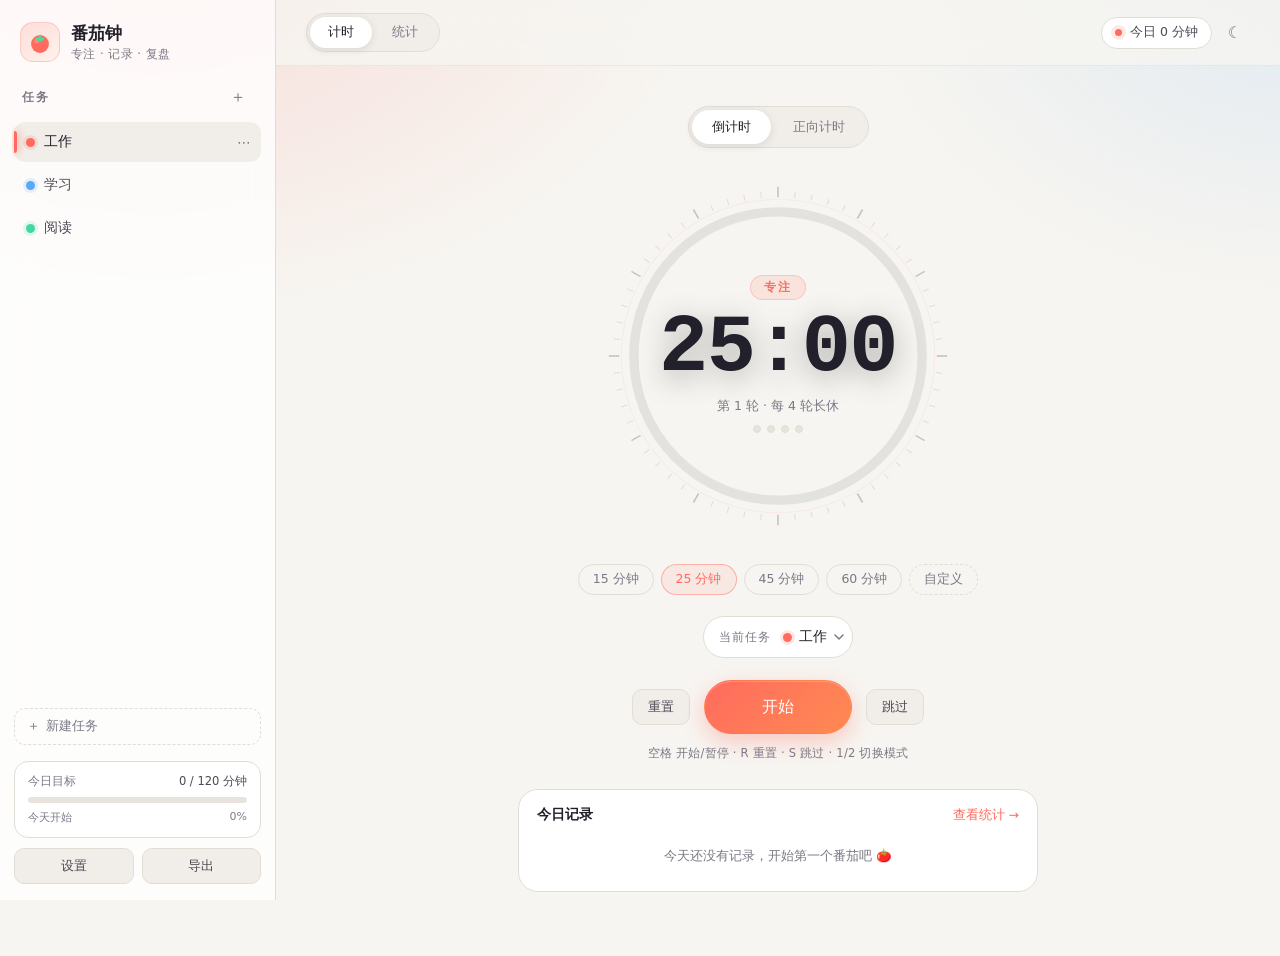
<file: pomodoro/index.html>
<!doctype html>
<html lang="zh-CN" data-theme="dark">
<head>
  <meta charset="utf-8" />
  <meta name="viewport" content="width=device-width, initial-scale=1" />
  <meta name="color-scheme" content="dark light" />
  <title>番茄钟 · 专注计时</title>
  <link rel="icon" href="data:image/svg+xml,<svg xmlns='http://www.w3.org/2000/svg' viewBox='0 0 64 64'><circle cx='32' cy='37' r='22' fill='%23ff6b5e'/><path d='M32 15c2 5 6 8 11 7-1 5-6 9-11 9s-10-4-11-9c5 1 9-2 11-7z' fill='%234ade9b'/></svg>" />
  <link rel="stylesheet" href="styles.css" />
</head>
<body>
  <div class="app" id="app">
    <div class="scrim" id="scrim" hidden></div>

    <!-- ============ 侧栏 ============ -->
    <aside class="sidebar" id="sidebar">
      <div class="brand">
        <div class="brand-mark" aria-hidden="true">
          <svg viewBox="0 0 64 64">
            <circle cx="32" cy="37" r="22" fill="#ff6b5e" />
            <circle cx="24" cy="30" r="6" fill="#fff" opacity=".2" />
            <path d="M32 15c2 5 6 8 11 7-1 5-6 9-11 9s-10-4-11-9c5 1 9-2 11-7z" fill="#4ade9b" />
            <path d="M32 21v-6" stroke="#4ade9b" stroke-width="3" stroke-linecap="round" />
          </svg>
        </div>
        <div class="brand-text">
          <h1>番茄钟</h1>
          <p>专注 · 记录 · 复盘</p>
        </div>
        <button class="icon-btn only-mobile" id="closeSidebar" aria-label="关闭侧栏">✕</button>
      </div>

      <div class="side-block">
        <div class="side-head">
          <span>任务</span>
          <button class="icon-btn" id="addTaskBtn" title="新建任务" aria-label="新建任务">＋</button>
        </div>
        <ul class="task-list" id="taskList"></ul>
        <button class="add-task" id="newTaskBtn"><span>＋</span> 新建任务</button>
      </div>

      <div class="side-foot">
        <div class="goal-card">
          <div class="goal-top"><span>今日目标</span><span id="goalText">0 / 120 分钟</span></div>
          <div class="goal-bar"><i id="goalBar"></i></div>
          <div class="goal-meta"><span id="streakText">连续 0 天</span><span id="goalPct">0%</span></div>
        </div>
        <div class="side-actions">
          <button class="btn btn-soft" id="settingsBtn">设置</button>
          <button class="btn btn-soft" id="exportBtn">导出</button>
        </div>
      </div>
    </aside>

    <!-- ============ 主区域 ============ -->
    <div class="main">
      <header class="topbar">
        <button class="icon-btn only-mobile" id="menuBtn" aria-label="打开侧栏">☰</button>
        <div class="seg seg-tabs" id="viewTabs" role="tablist" aria-label="视图">
          <button class="tab is-active" data-view="timer" role="tab" aria-selected="true">计时</button>
          <button class="tab" data-view="stats" role="tab" aria-selected="false">统计</button>
        </div>
        <div class="topbar-right">
          <div class="today-chip" id="todayChip">
            <span class="pulse-dot" aria-hidden="true"></span>
            <span id="todayChipText">今日 0 分钟</span>
          </div>
          <button class="icon-btn" id="themeBtn" title="切换主题" aria-label="切换主题">☾</button>
        </div>
      </header>

      <main class="views">
        <!-- ---------- 计时 ---------- -->
        <section class="view is-active" id="viewTimer" role="tabpanel" aria-label="计时">
          <div class="timer-shell">
            <div class="seg seg-lg" id="timingSeg" role="group" aria-label="计时方式">
              <button data-timing="countdown" class="is-active">倒计时</button>
              <button data-timing="countup">正向计时</button>
            </div>

            <div class="dial-wrap phase-focus" id="dialWrap">
              <svg class="dial" viewBox="0 0 360 360" aria-hidden="true">
                <circle class="dial-halo" cx="180" cy="180" r="150" />
                <g id="dialTicks"></g>
                <circle class="dial-track" cx="180" cy="180" r="138" />
                <circle class="dial-progress" id="dialProgress" cx="180" cy="180" r="138" role="progressbar" aria-label="计时进度" aria-valuemin="0" aria-valuemax="100" aria-valuenow="0" />
              </svg>
              <div class="dial-center">
                <div class="phase-pill" id="phasePill">专注</div>
                <div class="clock" id="clock" role="timer" aria-live="off">25:00</div>
                <div class="clock-sub" id="clockSub">第 1 轮 · 每 4 轮长休</div>
                <div class="round-dots" id="roundDots" aria-label="番茄轮次"></div>
              </div>
            </div>

            <div class="preset-row" id="presets"></div>

            <div class="task-line">
              <span class="task-line-label">当前任务</span>
              <div class="select-wrap">
                <span class="dot" id="currentTaskDot"></span>
                <span class="select-value" id="taskSelectValue">工作</span>
                <svg class="select-caret" viewBox="0 0 10 6" aria-hidden="true"><path d="M1 1l4 4 4-4" /></svg>
                <select id="taskSelect" aria-label="选择任务"></select>
              </div>
            </div>

            <div class="controls">
              <button class="btn btn-ghost" id="resetBtn" title="重置（R）">重置</button>
              <button class="btn btn-primary btn-xl" id="toggleBtn" title="开始 / 暂停（空格）">开始</button>
              <button class="btn btn-ghost" id="skipBtn" title="跳过（S）">跳过</button>
            </div>
            <div class="hint">空格 开始/暂停 · R 重置 · S 跳过 · 1/2 切换模式</div>

            <div class="recent-card">
              <div class="card-head">
                <h3>今日记录</h3>
                <button class="link-btn" data-goto-stats>查看统计 →</button>
              </div>
              <ul class="recent-list" id="recentList"></ul>
            </div>
          </div>
        </section>

        <!-- ---------- 统计 ---------- -->
        <section class="view" id="viewStats" role="tabpanel" aria-label="统计">
          <div class="stats-wrap">
            <div class="stats-head">
              <div>
                <h2>专注统计</h2>
                <p class="muted small" id="rangeLabel"></p>
              </div>
              <div class="seg" id="rangeSeg" role="group" aria-label="时间范围">
                <button data-range="today">今日</button>
                <button data-range="week" class="is-active">本周</button>
                <button data-range="month">本月</button>
                <button data-range="all">全部</button>
              </div>
            </div>

            <div id="statsEmpty"></div>
            <div class="kpis" id="kpis"></div>

            <div class="stats-grid">
              <section class="card">
                <div class="card-head">
                  <h3>近 14 天专注</h3>
                  <span class="legend-inline"><i class="legend-line"></i>每日目标</span>
                </div>
                <div class="chart" id="barChart"></div>
              </section>

              <section class="card">
                <div class="card-head"><h3>任务分布</h3></div>
                <div class="chart" id="donutChart"></div>
              </section>

              <section class="card span-2">
                <div class="card-head">
                  <h3>高效时段</h3>
                  <span class="muted small">近 4 周 · 工作日 × 小时的平均专注</span>
                </div>
                <div class="chart" id="heatmap"></div>
              </section>

              <section class="card span-2">
                <div class="card-head"><h3>洞察</h3></div>
                <div class="insights" id="insights"></div>
              </section>

              <section class="card span-2">
                <div class="card-head">
                  <h3>记录明细</h3>
                  <div class="card-actions">
                    <div class="select-wrap select-sm">
                      <span class="select-value" id="recFilterValue">全部任务</span>
                      <svg class="select-caret" viewBox="0 0 10 6" aria-hidden="true"><path d="M1 1l4 4 4-4" /></svg>
                      <select id="recFilter" aria-label="按任务筛选">
                        <option value="all">全部任务</option>
                      </select>
                    </div>
                    <button class="btn btn-soft btn-xs" id="exportCsvBtn">导出 CSV</button>
                  </div>
                </div>
                <ul class="rec-list" id="recList"></ul>
              </section>
            </div>
          </div>
        </section>
      </main>
    </div>
  </div>

  <!-- ============ 设置弹窗 ============ -->
  <dialog class="dlg" id="dlgSettings">
    <form method="dialog" class="dlg-body" id="settingsForm">
      <header class="dlg-head">
        <h2>设置</h2>
        <button class="icon-btn" value="cancel" aria-label="关闭">✕</button>
      </header>
      <div class="dlg-scroll">
        <section class="field-group">
          <h3>计时</h3>
          <label class="field"><span>专注时长（分钟）</span><input type="number" id="setFocusMin" min="1" max="180" step="1" /></label>
          <label class="field"><span>短休息（分钟）</span><input type="number" id="setShortMin" min="1" max="60" step="1" /></label>
          <label class="field"><span>长休息（分钟）</span><input type="number" id="setLongMin" min="1" max="120" step="1" /></label>
          <label class="field"><span>每几轮进入长休息</span><input type="number" id="setLongEvery" min="2" max="10" step="1" /></label>
        </section>

        <section class="field-group">
          <h3>目标与提醒</h3>
          <label class="field"><span>每日目标（分钟）</span><input type="number" id="setDailyGoal" min="10" max="960" step="10" /></label>
          <label class="switch"><input type="checkbox" id="setSound" /><span class="track"><i></i></span><span>结束提示音</span></label>
          <label class="switch"><input type="checkbox" id="setNotify" /><span class="track"><i></i></span><span>系统通知</span></label>
          <label class="switch"><input type="checkbox" id="setAutoBreak" /><span class="track"><i></i></span><span>专注结束后自动开始休息</span></label>
          <label class="switch"><input type="checkbox" id="setAutoFocus" /><span class="track"><i></i></span><span>休息结束后自动开始专注</span></label>
        </section>

        <section class="field-group">
          <h3>数据</h3>
          <p class="muted small" id="dataSummary">—</p>
          <div class="btn-row">
            <button type="button" class="btn btn-soft" id="exportJsonBtn">导出 JSON</button>
            <button type="button" class="btn btn-soft" id="exportCsvBtn2">导出 CSV</button>
            <button type="button" class="btn btn-soft" id="importBtn">导入 JSON</button>
          </div>
          <div class="btn-row">
            <button type="button" class="btn btn-soft danger" id="clearDataBtn">清空全部数据</button>
          </div>
          <input type="file" id="importFile" accept="application/json,.json" hidden />
        </section>
      </div>
      <footer class="dlg-foot">
        <button class="btn btn-ghost" value="cancel">取消</button>
        <button class="btn btn-primary" value="save" id="saveSettingsBtn">保存</button>
      </footer>
    </form>
  </dialog>

  <!-- ============ 任务弹窗 ============ -->
  <dialog class="dlg dlg-sm" id="dlgTask">
    <form method="dialog" class="dlg-body" id="taskForm">
      <header class="dlg-head">
        <h2 id="taskDlgTitle">新建任务</h2>
        <button class="icon-btn" value="cancel" aria-label="关闭">✕</button>
      </header>
      <div class="dlg-scroll">
        <label class="field field-col"><span>任务名称</span><input id="taskName" maxlength="24" placeholder="例如：写论文" autocomplete="off" /></label>
        <div class="field field-col">
          <span>颜色</span>
          <div class="swatches" id="swatches"></div>
        </div>
        <button type="button" class="btn btn-soft danger" id="deleteTaskBtn">删除任务</button>
      </div>
      <footer class="dlg-foot">
        <button class="btn btn-ghost" value="cancel">取消</button>
        <button class="btn btn-primary" value="save">保存</button>
      </footer>
    </form>
  </dialog>

  <!-- ============ 确认弹窗 ============ -->
  <dialog class="dlg dlg-sm" id="dlgConfirm">
    <div class="dlg-body">
      <header class="dlg-head"><h2 id="confirmTitle">确认</h2></header>
      <p class="confirm-msg" id="confirmMsg"></p>
      <footer class="dlg-foot">
        <button class="btn btn-ghost" id="confirmNo">取消</button>
        <button class="btn btn-primary" id="confirmYes">确定</button>
      </footer>
    </div>
  </dialog>

  <div class="toasts" id="toasts" aria-live="polite"></div>
  <span class="sr-only" id="liveRegion" aria-live="polite"></span>

  <script src="app.js"></script>
</body>
</html>
</file>
<file: pomodoro/styles.css>
/* ============================================================
   番茄钟 · 样式
   ============================================================ */

:root {
  --bg: #0a0d14;
  --bg-elev: #0e131e;
  --surface: #131a28;
  --surface-2: #1a2233;
  --surface-3: #222c42;
  --border: #263049;
  --border-soft: rgba(255, 255, 255, 0.06);
  --text: #e9edf7;
  --text-soft: #b9c2d6;
  --muted: #8a94ab;
  --accent: #ff6b5e;
  --accent-2: #ff9f5a;
  --green: #46d7a0;
  --blue: #5aa9f7;
  --purple: #a78bfa;
  --danger: #ff5c5c;
  --ring-track: rgba(255, 255, 255, 0.07);
  --shadow-lg: 0 24px 70px rgba(0, 0, 0, 0.55);
  --shadow-sm: 0 2px 10px rgba(0, 0, 0, 0.25);
  --radius: 20px;
  --radius-sm: 12px;
  --font: -apple-system, BlinkMacSystemFont, "Segoe UI", "Microsoft YaHei", "PingFang SC", system-ui, sans-serif;
  --mono: "SF Mono", ui-monospace, "Cascadia Code", Consolas, "Roboto Mono", monospace;
}

[data-theme="light"] {
  --bg: #f7f5f1;
  --bg-elev: #fffdfa;
  --surface: #ffffff;
  --surface-2: #f1eee9;
  --surface-3: #e8e4dd;
  --border: #e2ddd4;
  --border-soft: rgba(20, 16, 10, 0.06);
  --text: #22202a;
  --text-soft: #4c4a55;
  --muted: #7c7885;
  --ring-track: rgba(20, 16, 10, 0.08);
  --shadow-lg: 0 24px 70px rgba(58, 44, 30, 0.16);
  --shadow-sm: 0 2px 10px rgba(58, 44, 30, 0.08);
}

* { box-sizing: border-box; }

:focus-visible {
  outline: 2px solid var(--accent);
  outline-offset: 2px;
  border-radius: 4px;
}
button:focus:not(:focus-visible) { outline: none; }

html, body { height: 100%; }

body {
  margin: 0;
  font-family: var(--font);
  background: var(--bg);
  color: var(--text);
  -webkit-font-smoothing: antialiased;
  overflow-x: hidden;
}

body::before {
  content: "";
  position: fixed;
  inset: 0;
  z-index: -1;
  background:
    radial-gradient(900px 620px at 12% -8%, rgba(255, 107, 94, 0.16), transparent 62%),
    radial-gradient(760px 560px at 102% -4%, rgba(90, 169, 247, 0.12), transparent 60%),
    radial-gradient(700px 500px at 50% 110%, rgba(167, 139, 250, 0.08), transparent 60%);
  pointer-events: none;
}

[data-theme="light"] body::before {
  background:
    radial-gradient(900px 620px at 12% -8%, rgba(255, 107, 94, 0.18), transparent 62%),
    radial-gradient(760px 560px at 102% -4%, rgba(90, 169, 247, 0.14), transparent 60%);
}

h1, h2, h3 { margin: 0; font-weight: 650; letter-spacing: -0.01em; }
p { margin: 0; }
ul { margin: 0; padding: 0; list-style: none; }
button { font-family: inherit; }

.sr-only {
  position: absolute; width: 1px; height: 1px; padding: 0; margin: -1px;
  overflow: hidden; clip: rect(0 0 0 0); white-space: nowrap; border: 0;
}

.muted { color: var(--muted); }
.small { font-size: 12.5px; }

/* ------------------------------ 布局 ------------------------------ */
.app {
  display: grid;
  grid-template-columns: 276px minmax(0, 1fr);
  min-height: 100vh;
}

.main { min-width: 0; display: flex; flex-direction: column; }
.views { flex: 1; min-width: 0; }

.view { display: none; }
.view.is-active { display: block; animation: viewIn 0.28s ease both; }

@keyframes viewIn {
  from { opacity: 0; transform: translateY(6px); }
  to { opacity: 1; transform: none; }
}

/* ------------------------------ 侧栏 ------------------------------ */
.sidebar {
  position: sticky;
  top: 0;
  height: 100vh;
  display: flex;
  flex-direction: column;
  gap: 16px;
  padding: 22px 14px 16px;
  background: color-mix(in srgb, var(--bg-elev) 88%, transparent);
  border-right: 1px solid var(--border);
  backdrop-filter: blur(18px);
  z-index: 30;
}

[data-theme="light"] .sidebar { background: color-mix(in srgb, #fff 78%, transparent); }

.brand { display: flex; align-items: center; gap: 11px; padding: 0 6px 4px; }

.brand-mark {
  width: 40px; height: 40px; flex: none;
  display: grid; place-items: center;
  border-radius: 13px;
  background: linear-gradient(145deg, rgba(255, 107, 94, 0.2), rgba(255, 159, 90, 0.08));
  border: 1px solid rgba(255, 107, 94, 0.26);
}
.brand-mark svg { width: 26px; height: 26px; }

.brand-text h1 { font-size: 17px; letter-spacing: 0.01em; }
.brand-text p { font-size: 11.5px; color: var(--muted); margin-top: 2px; letter-spacing: 0.04em; }

.side-block { display: flex; flex-direction: column; gap: 8px; flex: 1; min-height: 0; }

.side-head {
  display: flex; align-items: center; justify-content: space-between;
  padding: 0 8px;
  font-size: 11.5px; font-weight: 600; letter-spacing: 0.14em;
  color: var(--muted); text-transform: uppercase;
}

.icon-btn {
  width: 30px; height: 30px;
  display: inline-grid; place-items: center;
  border: 1px solid transparent;
  border-radius: 9px;
  background: transparent;
  color: var(--muted);
  font-size: 16px; line-height: 1;
  cursor: pointer;
  transition: background 0.16s, color 0.16s, border-color 0.16s;
}
.icon-btn:hover { background: var(--surface-2); color: var(--text); border-color: var(--border); }
.icon-btn:active { transform: scale(0.96); }

.task-list {
  flex: 1;
  min-height: 0;
  overflow-y: auto;
  display: flex;
  flex-direction: column;
  gap: 3px;
  padding: 2px;
  margin: 0 -2px;
}

.task-item {
  position: relative;
  display: flex;
  align-items: center;
  gap: 9px;
  padding: 9px 8px 9px 12px;
  border-radius: 11px;
  cursor: pointer;
  color: var(--text-soft);
  transition: background 0.15s, color 0.15s;
  user-select: none;
}
.task-item:hover { background: var(--surface-2); color: var(--text); }
.task-item.is-active { background: var(--surface-2); color: var(--text); }
.task-item.is-active::before {
  content: "";
  position: absolute; left: 0; top: 9px; bottom: 9px; width: 3px;
  border-radius: 0 3px 3px 0;
  background: var(--c, var(--accent));
  box-shadow: 0 0 10px var(--c, var(--accent));
}

.dot {
  width: 9px; height: 9px; flex: none;
  border-radius: 50%;
  background: var(--c, var(--accent));
  box-shadow: 0 0 0 3px color-mix(in srgb, var(--c, var(--accent)) 16%, transparent);
}

.task-name {
  flex: 1; min-width: 0;
  font-size: 13.5px; font-weight: 500;
  overflow: hidden; text-overflow: ellipsis; white-space: nowrap;
}
.task-meta {
  font-size: 11px; color: var(--muted);
  font-variant-numeric: tabular-nums;
  white-space: nowrap;
}
.task-more {
  width: 22px; height: 22px; flex: none;
  display: grid; place-items: center;
  border: 0; border-radius: 7px;
  background: transparent; color: var(--muted);
  cursor: pointer; opacity: 0; font-size: 14px; line-height: 1;
  transition: opacity 0.14s, background 0.14s;
}
.task-item:hover .task-more, .task-item.is-active .task-more { opacity: 1; }
.task-more:hover { background: var(--surface-3); color: var(--text); }

.add-task {
  display: flex; align-items: center; gap: 6px;
  padding: 9px 12px;
  border: 1px dashed var(--border);
  border-radius: 11px;
  background: transparent;
  color: var(--muted);
  font-size: 12.5px;
  cursor: pointer;
  transition: color 0.15s, border-color 0.15s, background 0.15s;
}
.add-task:hover { color: var(--text); border-color: var(--muted); background: var(--surface-2); }

.side-foot { display: flex; flex-direction: column; gap: 10px; }

.goal-card {
  padding: 12px 13px;
  border-radius: 14px;
  background: var(--surface);
  border: 1px solid var(--border);
}
.goal-top {
  display: flex; justify-content: space-between; align-items: baseline;
  font-size: 11.5px; color: var(--muted);
  margin-bottom: 8px;
}
.goal-top span:last-child { color: var(--text-soft); font-variant-numeric: tabular-nums; }
.goal-bar {
  height: 6px; border-radius: 99px;
  background: var(--surface-3);
  overflow: hidden;
}
.goal-bar i {
  display: block; height: 100%; width: 0%;
  border-radius: 99px;
  background: linear-gradient(90deg, var(--accent), var(--accent-2));
  box-shadow: 0 0 12px rgba(255, 107, 94, 0.65);
  transition: width 0.5s cubic-bezier(0.22, 1, 0.36, 1);
}
.goal-meta {
  display: flex; justify-content: space-between;
  margin-top: 7px;
  font-size: 11px; color: var(--muted);
}

.side-actions { display: grid; grid-template-columns: 1fr 1fr; gap: 8px; }

/* ------------------------------ 按钮 ------------------------------ */
.btn {
  display: inline-flex; align-items: center; justify-content: center; gap: 6px;
  height: 36px; padding: 0 15px;
  border: 1px solid transparent;
  border-radius: 10px;
  font-size: 13px; font-weight: 550;
  cursor: pointer;
  transition: transform 0.12s, background 0.16s, border-color 0.16s, color 0.16s, box-shadow 0.16s;
  white-space: nowrap;
}
.btn:active { transform: translateY(1px); }

.btn-primary {
  background: linear-gradient(135deg, #ff6b5e, #ff8a52);
  color: #fff;
  box-shadow: 0 8px 22px rgba(255, 107, 94, 0.32), inset 0 1px 0 rgba(255, 255, 255, 0.22);
}
.btn-primary:hover { filter: brightness(1.06); box-shadow: 0 10px 28px rgba(255, 107, 94, 0.42), inset 0 1px 0 rgba(255, 255, 255, 0.22); }

.btn-ghost {
  background: var(--surface-2);
  color: var(--text-soft);
  border-color: var(--border);
}
.btn-ghost:hover { background: var(--surface-3); color: var(--text); }

.btn-soft {
  background: var(--surface-2);
  color: var(--text-soft);
  border-color: var(--border);
}
.btn-soft:hover { background: var(--surface-3); color: var(--text); }
.btn-soft.danger { color: #ff8b8b; }
.btn-soft.danger:hover { background: rgba(255, 92, 92, 0.14); border-color: rgba(255, 92, 92, 0.4); }

.btn-xs { height: 28px; padding: 0 10px; font-size: 12px; border-radius: 8px; }

.btn-xl {
  height: 54px;
  min-width: 148px;
  padding: 0 34px;
  font-size: 15.5px;
  border-radius: 999px;
}

.btn:disabled, .btn[disabled] { opacity: 0.45; cursor: not-allowed; transform: none; filter: none; }

.link-btn {
  border: 0; background: none; padding: 0;
  color: var(--accent);
  font-size: 12.5px; cursor: pointer;
}
.link-btn:hover { text-decoration: underline; }

/* ------------------------------ 顶栏 ------------------------------ */
.topbar {
  position: sticky; top: 0; z-index: 20;
  height: 66px;
  padding: 0 clamp(14px, 3vw, 30px);
  display: flex; align-items: center; justify-content: space-between; gap: 14px;
  border-bottom: 1px solid var(--border-soft);
  background: color-mix(in srgb, var(--bg) 78%, transparent);
  backdrop-filter: blur(16px);
}

.topbar-right { display: flex; align-items: center; gap: 8px; }

.today-chip {
  display: flex; align-items: center; gap: 8px;
  height: 32px; padding: 0 13px;
  border-radius: 999px;
  background: var(--surface);
  border: 1px solid var(--border);
  font-size: 12.5px; color: var(--text-soft);
  font-variant-numeric: tabular-nums;
}
.pulse-dot {
  width: 7px; height: 7px; border-radius: 50%;
  background: var(--accent);
  box-shadow: 0 0 0 4px rgba(255, 107, 94, 0.15);
}
.is-live .pulse-dot { animation: pulse 2s ease-in-out infinite; }
@keyframes pulse {
  0%, 100% { box-shadow: 0 0 0 3px rgba(255, 107, 94, 0.18); }
  50% { box-shadow: 0 0 0 7px rgba(255, 107, 94, 0.04); }
}

/* ------------------------------ 分段控件 ------------------------------ */
.seg {
  display: inline-flex;
  gap: 2px;
  padding: 3px;
  border-radius: 999px;
  background: var(--surface-2);
  border: 1px solid var(--border);
}
.seg button {
  border: 0;
  border-radius: 999px;
  padding: 6px 15px;
  background: transparent;
  color: var(--muted);
  font-size: 12.5px; font-weight: 550;
  cursor: pointer;
  transition: background 0.16s, color 0.16s, box-shadow 0.16s;
  white-space: nowrap;
}
.seg button:hover { color: var(--text-soft); }
.seg button.is-active {
  background: var(--surface);
  color: var(--text);
  box-shadow: 0 2px 8px rgba(0, 0, 0, 0.22);
}
[data-theme="light"] .seg button.is-active { box-shadow: 0 2px 8px rgba(58, 44, 30, 0.12); }

.seg-lg button { padding: 8px 20px; font-size: 13px; }
.seg-tabs button { padding: 7px 18px; }

/* ------------------------------ 计时视图 ------------------------------ */
.timer-shell {
  width: min(560px, 100%);
  margin: 0 auto;
  padding: clamp(22px, 4vw, 40px) 20px 64px;
  display: flex;
  flex-direction: column;
  align-items: center;
  gap: 20px;
}

.dial-wrap {
  position: relative;
  width: min(376px, 82vw);
  aspect-ratio: 1;
  display: grid;
  place-items: center;
  --phase: var(--accent);
  --phase-glow: rgba(255, 107, 94, 0.45);
}
.dial-wrap.phase-short { --phase: var(--green); --phase-glow: rgba(70, 215, 160, 0.4); }
.dial-wrap.phase-long { --phase: var(--blue); --phase-glow: rgba(90, 169, 247, 0.4); }

.dial {
  position: absolute; inset: 0;
  width: 100%; height: 100%;
  overflow: visible;
  transform: rotate(-90deg);
}
.dial-halo {
  fill: none;
  stroke: var(--phase);
  stroke-width: 1;
  opacity: 0.07;
}
.dial-track {
  fill: none;
  stroke: var(--ring-track);
  stroke-width: 9;
}
.dial-progress {
  fill: none;
  stroke: var(--phase);
  stroke-width: 9;
  stroke-linecap: round;
  stroke-dasharray: 867.08;
  stroke-dashoffset: 867.08;
  transition: stroke-dashoffset 0.3s linear, stroke 0.4s ease;
  filter: drop-shadow(0 0 9px var(--phase-glow));
}
.dial-wrap.is-running .dial-progress { animation: breathe 3.4s ease-in-out infinite; }
@keyframes breathe {
  0%, 100% { opacity: 1; }
  50% { opacity: 0.68; }
}

.tick { stroke: var(--text); stroke-width: 1; opacity: 0.1; }
.tick.major { stroke-width: 1.6; opacity: 0.22; }

.dial-center {
  position: relative;
  display: flex; flex-direction: column; align-items: center;
  gap: 6px;
  padding-bottom: 4px;
}

.phase-pill {
  height: 25px;
  display: inline-flex; align-items: center;
  padding: 0 13px;
  border-radius: 999px;
  font-size: 11.5px; font-weight: 600; letter-spacing: 0.16em;
  color: var(--phase);
  background: color-mix(in srgb, var(--phase) 13%, transparent);
  border: 1px solid color-mix(in srgb, var(--phase) 26%, transparent);
}

.clock {
  font-family: var(--mono);
  font-size: clamp(52px, 11vw, 82px);
  font-weight: 600;
  line-height: 1.04;
  letter-spacing: -0.02em;
  font-variant-numeric: tabular-nums;
  color: var(--text);
  text-shadow: 0 6px 30px rgba(0, 0, 0, 0.3);
}

.clock-sub {
  font-size: 12.5px;
  color: var(--muted);
  font-variant-numeric: tabular-nums;
}

.round-dots { display: flex; gap: 6px; margin-top: 4px; height: 8px; }
.round-dots i {
  width: 8px; height: 8px; border-radius: 50%;
  background: var(--surface-3);
  border: 1px solid var(--border);
  transition: background 0.3s, box-shadow 0.3s, transform 0.3s;
}
.round-dots i.on {
  background: var(--phase);
  border-color: transparent;
  box-shadow: 0 0 8px var(--phase-glow);
}

.preset-row {
  display: flex; flex-wrap: wrap; justify-content: center; gap: 7px;
  min-height: 32px;
}
.preset {
  height: 31px;
  padding: 0 14px;
  border-radius: 999px;
  border: 1px solid var(--border);
  background: transparent;
  color: var(--muted);
  font-size: 12.5px;
  font-variant-numeric: tabular-nums;
  cursor: pointer;
  transition: all 0.15s;
}
.preset:hover { color: var(--text); border-color: var(--muted); }
.preset.is-active {
  color: var(--accent);
  border-color: rgba(255, 107, 94, 0.45);
  background: rgba(255, 107, 94, 0.09);
}
.preset:disabled { opacity: 0.4; cursor: not-allowed; }
.preset-note {
  height: 31px;
  display: inline-flex; align-items: center;
  font-size: 12px; color: var(--muted);
}
.preset-custom { border-style: dashed; }

.task-line {
  display: flex; align-items: center; gap: 12px;
  padding: 7px 8px 7px 15px;
  border-radius: 999px;
  background: var(--surface);
  border: 1px solid var(--border);
  max-width: 100%;
}
.task-line-label { font-size: 11.5px; color: var(--muted); letter-spacing: 0.08em; white-space: nowrap; }

.select-wrap {
  position: relative;
  display: inline-flex; align-items: center; gap: 7px;
  padding: 4px 0;
  min-height: 26px;
  border-radius: 999px;
}
.select-wrap .select-value {
  font-size: 13.5px; font-weight: 550; color: var(--text);
  max-width: 170px;
  overflow: hidden; text-overflow: ellipsis; white-space: nowrap;
}
/* 原生 select 铺满并透明，保留点击、键盘与手机原生选择器 */
.select-wrap select {
  position: absolute; inset: 0;
  width: 100%; height: 100%;
  appearance: none;
  opacity: 0;
  border: 0;
  background: transparent;
  cursor: pointer;
  font: inherit;
}
.select-wrap select:focus { outline: none; }
.select-caret {
  width: 10px; height: 6px; flex: none;
  color: var(--muted);
  transition: color 0.15s;
}
.select-caret path {
  fill: none;
  stroke: currentColor;
  stroke-width: 1.5;
  stroke-linecap: round;
  stroke-linejoin: round;
}
.select-wrap:hover .select-caret { color: var(--text-soft); }
.select-wrap:focus-within { outline: 2px solid var(--accent); outline-offset: 4px; }
.select-wrap:focus-within .select-caret { color: var(--text); }
.select-sm {
  height: 28px;
  padding: 0 9px;
  gap: 6px;
  border: 1px solid var(--border);
  border-radius: 8px;
  background: var(--surface-2);
}
.select-sm .select-value { font-size: 12px; font-weight: 500; max-width: 120px; }
.select-sm .select-caret { width: 9px; height: 5.4px; }

.controls {
  display: flex; align-items: center; gap: 14px;
  margin-top: 2px;
}

.hint {
  font-size: 11.5px; color: var(--muted);
  letter-spacing: 0.02em;
  margin-top: -8px;
}

.recent-card {
  width: 100%;
  margin-top: 8px;
  padding: 16px 18px 8px;
  border-radius: var(--radius);
  background: var(--surface);
  border: 1px solid var(--border);
}
.recent-list { margin-top: 4px; }

.recent-item {
  display: flex; align-items: center; gap: 10px;
  padding: 9px 2px;
  font-size: 12.5px;
  border-top: 1px solid var(--border-soft);
}
.recent-item:first-child { border-top: 0; }
.recent-item .dot { width: 7px; height: 7px; box-shadow: none; }
.recent-item .r-name { flex: 1; min-width: 0; overflow: hidden; text-overflow: ellipsis; white-space: nowrap; color: var(--text-soft); }
.recent-item .r-time { color: var(--muted); font-variant-numeric: tabular-nums; font-size: 11.5px; }
.recent-item .r-dur { color: var(--text-soft); font-variant-numeric: tabular-nums; font-weight: 550; }
.recent-empty { padding: 14px 2px 18px; text-align: center; color: var(--muted); font-size: 12.5px; }

/* ------------------------------ 统计视图 ------------------------------ */
.stats-wrap {
  max-width: 1180px;
  margin: 0 auto;
  padding: clamp(18px, 3vw, 30px) clamp(14px, 3vw, 30px) 70px;
}

.stats-head {
  display: flex; align-items: flex-end; justify-content: space-between;
  gap: 16px; flex-wrap: wrap;
  margin-bottom: 18px;
}
.stats-head h2 { font-size: 22px; }
.stats-head p { margin-top: 5px; }

.kpis {
  display: grid;
  grid-template-columns: repeat(auto-fit, minmax(160px, 1fr));
  gap: 12px;
  margin-bottom: 14px;
}

.kpi {
  position: relative;
  padding: 15px 17px 14px;
  border-radius: 16px;
  background: var(--surface);
  border: 1px solid var(--border);
  overflow: hidden;
}
.kpi::after {
  content: "";
  position: absolute; inset: 0 0 auto auto;
  width: 90px; height: 90px;
  background: radial-gradient(circle at 100% 0%, var(--kpi-tint, rgba(255, 107, 94, 0.14)), transparent 70%);
  pointer-events: none;
}
.kpi-label { font-size: 11.5px; color: var(--muted); letter-spacing: 0.08em; }
.kpi-value {
  margin-top: 8px;
  font-size: 25px; font-weight: 650;
  font-variant-numeric: tabular-nums;
  letter-spacing: -0.02em;
  line-height: 1.15;
}
.kpi-value .unit { font-size: 12.5px; font-weight: 500; color: var(--muted); margin-left: 3px; }
.kpi-sub { margin-top: 7px; font-size: 11.5px; color: var(--muted); display: flex; align-items: center; gap: 6px; }
.delta { font-weight: 600; font-variant-numeric: tabular-nums; }
.delta.up { color: var(--green); }
.delta.down { color: var(--accent); }

.stats-grid {
  display: grid;
  grid-template-columns: minmax(0, 1.55fr) minmax(0, 1fr);
  gap: 14px;
}
.span-2 { grid-column: span 2; }

.card {
  padding: 16px 18px 10px;
  border-radius: var(--radius);
  background: var(--surface);
  border: 1px solid var(--border);
  min-width: 0;
}
.card-head {
  display: flex; align-items: center; justify-content: space-between;
  gap: 10px;
  margin-bottom: 10px;
}
.card-head h3 { font-size: 13.5px; font-weight: 600; letter-spacing: 0.01em; }
.card-actions { display: flex; align-items: center; gap: 8px; }

.legend-inline { display: inline-flex; align-items: center; gap: 6px; font-size: 11px; color: var(--muted); }
.legend-line { width: 14px; height: 0; border-top: 1.5px dashed var(--muted); }

.chart { width: 100%; }
.chart svg { display: block; width: 100%; height: auto; overflow: visible; }

.chart-empty {
  padding: 42px 16px;
  text-align: center;
  color: var(--muted);
  font-size: 12.5px;
}

/* 柱状图 */
.bar-value { font-size: 9.5px; fill: var(--muted); font-family: var(--mono); }
.bar-label { font-size: 10px; fill: var(--muted); }
.bar-label.is-today { fill: var(--text); font-weight: 600; }
.grid-line { stroke: var(--border); stroke-width: 1; opacity: 0.55; }
.grid-text { font-size: 9.5px; fill: var(--muted); font-family: var(--mono); }
.goal-line { stroke: var(--muted); stroke-width: 1.2; stroke-dasharray: 4 4; opacity: 0.55; }
.bar { transition: opacity 0.15s; }
.bar:hover { opacity: 0.78; }

/* 环图 */
.donut-wrap {
  display: flex;
  align-items: center;
  gap: 18px;
  flex-wrap: wrap;
  padding-bottom: 6px;
}
.donut-svg { flex: none; width: 168px; height: 168px; }
.chart svg.donut-svg { width: 168px; height: 168px; }
.donut-center-num { font-size: 23px; font-weight: 650; fill: var(--text); font-family: var(--mono); }
.donut-center-lbl { font-size: 10.5px; fill: var(--muted); letter-spacing: 0.1em; }
.donut-legend { flex: 1; min-width: 130px; display: flex; flex-direction: column; gap: 7px; }
.donut-legend li { display: flex; align-items: center; gap: 7px; font-size: 12px; color: var(--text-soft); }
.donut-legend .lg-name { flex: 1; min-width: 0; overflow: hidden; text-overflow: ellipsis; white-space: nowrap; }
.donut-legend .lg-val { color: var(--muted); font-variant-numeric: tabular-nums; font-size: 11.5px; }

/* 热力图 */
.heat-label { font-size: 9.5px; fill: var(--muted); }
.heat-cell { transition: opacity 0.15s; }
.heat-cell:hover { opacity: 1 !important; }
.heat-legend { display: flex; align-items: center; gap: 5px; font-size: 10.5px; color: var(--muted); justify-content: flex-end; margin: 2px 0 6px; }
.heat-legend i { width: 11px; height: 11px; border-radius: 3px; display: inline-block; }

/* 洞察 */
.insights { display: grid; grid-template-columns: repeat(auto-fit, minmax(240px, 1fr)); gap: 9px; padding-bottom: 8px; }
.insight {
  display: flex; gap: 10px;
  padding: 11px 13px;
  border-radius: 12px;
  background: var(--surface-2);
  border: 1px solid var(--border-soft);
  font-size: 12.5px;
  line-height: 1.55;
  color: var(--text-soft);
}
.insight .ico { flex: none; font-size: 14px; line-height: 1.35; }
.insight b { color: var(--text); font-weight: 600; font-variant-numeric: tabular-nums; }
.insights-empty { grid-column: 1 / -1; color: var(--muted); font-size: 12.5px; padding: 8px 2px 14px; }

/* 记录 */
.rec-list { display: flex; flex-direction: column; }
.rec {
  display: grid;
  grid-template-columns: 74px minmax(80px, 1fr) 96px 74px 58px 28px;
  align-items: center;
  gap: 10px;
  padding: 9px 2px;
  border-top: 1px solid var(--border-soft);
  font-size: 12.5px;
}
.rec:first-child { border-top: 0; }
.rec-time { color: var(--muted); font-variant-numeric: tabular-nums; font-size: 11.5px; white-space: nowrap; }
.rec-task { display: flex; align-items: center; gap: 7px; min-width: 0; color: var(--text-soft); }
.rec-task span { overflow: hidden; text-overflow: ellipsis; white-space: nowrap; }
.rec-task .dot { width: 7px; height: 7px; box-shadow: none; }
.rec-mode { color: var(--muted); font-size: 11.5px; font-variant-numeric: tabular-nums; white-space: nowrap; }
.rec-dur { color: var(--text-soft); font-variant-numeric: tabular-nums; font-weight: 550; }
.badge {
  justify-self: start;
  padding: 2px 8px; border-radius: 999px;
  font-size: 10.5px; font-weight: 600; letter-spacing: 0.03em;
}
.badge.done { color: var(--green); background: rgba(70, 215, 160, 0.12); }
.badge.part { color: var(--accent); background: rgba(255, 107, 94, 0.12); }
.rec-del {
  width: 24px; height: 24px; font-size: 11px; border-radius: 7px;
  opacity: 0; transition: opacity 0.14s;
}
.rec:hover .rec-del { opacity: 1; }

.rec-empty { padding: 30px 12px 34px; text-align: center; color: var(--muted); font-size: 12.5px; }

.empty-banner {
  display: flex; align-items: center; justify-content: space-between; gap: 16px; flex-wrap: wrap;
  padding: 14px 18px;
  margin-bottom: 14px;
  border-radius: 15px;
  background: linear-gradient(100deg, rgba(255, 107, 94, 0.12), rgba(255, 159, 90, 0.06));
  border: 1px solid rgba(255, 107, 94, 0.25);
}
.empty-banner strong { font-size: 13.5px; }
.empty-banner p { font-size: 12.5px; color: var(--muted); margin-top: 3px; }

/* ------------------------------ 弹窗 ------------------------------ */
.dlg {
  width: min(520px, calc(100vw - 32px));
  max-height: min(86vh, 780px);
  padding: 0;
  border: 1px solid var(--border);
  border-radius: var(--radius);
  background: var(--bg-elev);
  color: var(--text);
  box-shadow: var(--shadow-lg);
  overflow: hidden;
}
.dlg-sm { width: min(420px, calc(100vw - 32px)); }
.dlg::backdrop {
  background: rgba(4, 6, 12, 0.62);
  backdrop-filter: blur(6px);
}
[data-theme="light"] .dlg::backdrop { background: rgba(40, 32, 24, 0.32); }

.dlg[open] { animation: dlgIn 0.2s cubic-bezier(0.22, 1, 0.36, 1) both; }
@keyframes dlgIn {
  from { opacity: 0; transform: translateY(10px) scale(0.985); }
  to { opacity: 1; transform: none; }
}

.dlg-body { display: flex; flex-direction: column; max-height: inherit; }
.dlg-head {
  display: flex; align-items: center; justify-content: space-between;
  padding: 16px 18px 12px;
  border-bottom: 1px solid var(--border-soft);
}
.dlg-head h2 { font-size: 15.5px; }

.dlg-scroll {
  padding: 16px 18px;
  overflow-y: auto;
  display: flex; flex-direction: column; gap: 20px;
}

.field-group { display: flex; flex-direction: column; gap: 10px; }
.field-group h3 {
  font-size: 11.5px; font-weight: 600;
  letter-spacing: 0.14em; text-transform: uppercase;
  color: var(--muted);
}

.field {
  display: flex; align-items: center; justify-content: space-between; gap: 14px;
  font-size: 13px; color: var(--text-soft);
}
.field-col { align-items: flex-start; flex-direction: column; gap: 9px; }
.field input[type="number"],
.field input[type="text"],
.field input:not([type]) {
  width: 96px;
  height: 34px;
  padding: 0 10px;
  border: 1px solid var(--border);
  border-radius: 9px;
  background: var(--surface);
  color: var(--text);
  font-family: var(--mono);
  font-size: 13px;
  text-align: right;
}
.field-col input {
  width: 100% !important;
  text-align: left !important;
  font-family: var(--font) !important;
}
.field input:focus { outline: none; border-color: var(--accent); box-shadow: 0 0 0 3px rgba(255, 107, 94, 0.16); }

.switch {
  display: flex; align-items: center; gap: 10px;
  font-size: 13px; color: var(--text-soft);
  cursor: pointer;
  user-select: none;
}
.switch input { position: absolute; opacity: 0; pointer-events: none; }
.switch .track {
  position: relative; flex: none;
  width: 38px; height: 22px;
  border-radius: 999px;
  background: var(--surface-3);
  border: 1px solid var(--border);
  transition: background 0.18s, border-color 0.18s;
}
.switch .track i {
  position: absolute; top: 2px; left: 2px;
  width: 16px; height: 16px;
  border-radius: 50%;
  background: var(--muted);
  transition: transform 0.2s cubic-bezier(0.22, 1, 0.36, 1), background 0.18s;
}
.switch input:checked + .track { background: rgba(255, 107, 94, 0.28); border-color: rgba(255, 107, 94, 0.55); }
.switch input:checked + .track i { transform: translateX(16px); background: var(--accent); }
.switch input:focus-visible + .track { box-shadow: 0 0 0 3px rgba(255, 107, 94, 0.24); }

.swatches { display: flex; flex-wrap: wrap; gap: 9px; }
.swatch {
  width: 26px; height: 26px;
  border-radius: 50%;
  border: 2px solid transparent;
  background: var(--c);
  cursor: pointer;
  transition: transform 0.14s, box-shadow 0.14s;
  position: relative;
}
.swatch:hover { transform: scale(1.1); }
.swatch.is-active { box-shadow: 0 0 0 2px var(--bg-elev), 0 0 0 4px var(--c); }

.btn-row { display: flex; flex-wrap: wrap; gap: 8px; }

.dlg-foot {
  display: flex; justify-content: flex-end; gap: 9px;
  padding: 13px 18px;
  border-top: 1px solid var(--border-soft);
  background: color-mix(in srgb, var(--surface) 40%, transparent);
}
.confirm-msg { padding: 4px 18px 18px; font-size: 13px; color: var(--text-soft); line-height: 1.6; }

/* ------------------------------ Toast ------------------------------ */
.toasts {
  position: fixed; right: 20px; bottom: 20px; z-index: 80;
  display: flex; flex-direction: column; gap: 8px;
  pointer-events: none;
}
.toast {
  display: flex; align-items: center; gap: 9px;
  padding: 10px 15px;
  border-radius: 11px;
  background: var(--surface-3);
  border: 1px solid var(--border);
  color: var(--text);
  font-size: 12.5px;
  box-shadow: var(--shadow-lg);
  animation: toastIn 0.28s cubic-bezier(0.22, 1, 0.36, 1) both;
}
.toast.is-out { animation: toastOut 0.24s ease forwards; }
.toast .t-ico { font-size: 14px; }
.toast.ok { border-color: rgba(70, 215, 160, 0.4); }
.toast.warn { border-color: rgba(255, 107, 94, 0.4); }
@keyframes toastIn { from { opacity: 0; transform: translateY(10px) scale(0.97); } to { opacity: 1; transform: none; } }
@keyframes toastOut { to { opacity: 0; transform: translateY(6px); } }

/* ------------------------------ 移动端 ------------------------------ */
.only-mobile { display: none !important; }
.scrim { display: none; }

@media (max-width: 980px) {
  .stats-grid { grid-template-columns: minmax(0, 1fr); }
  .span-2 { grid-column: span 1; }
}

@media (max-width: 860px) {
  .app { grid-template-columns: minmax(0, 1fr); }

  .only-mobile { display: inline-grid !important; }

  .sidebar {
    position: fixed;
    top: 0; left: 0; bottom: 0;
    width: 284px;
    transform: translateX(-102%);
    transition: transform 0.28s cubic-bezier(0.22, 1, 0.36, 1);
    box-shadow: var(--shadow-lg);
    background: var(--bg-elev);
  }
  .sidebar.open { transform: none; }

  .scrim {
    display: block;
    position: fixed; inset: 0;
    background: rgba(4, 6, 12, 0.55);
    z-index: 25;
    backdrop-filter: blur(2px);
  }
  .scrim[hidden] { display: none; }

  .topbar { height: 60px; gap: 8px; }
  .today-chip { display: none; }

  .rec { grid-template-columns: 62px minmax(60px, 1fr) 68px 28px; }
  .rec-mode, .rec .badge { display: none; }
  .rec-del { opacity: 1; }

  .donut-wrap { justify-content: center; }
  .clock { font-size: clamp(48px, 15vw, 76px); }
  .timer-shell { padding-bottom: 48px; }
}

@media (max-width: 480px) {
  .seg-tabs button { padding: 7px 14px; }
  .btn-xl { min-width: 128px; padding: 0 26px; }
  .controls { gap: 9px; }
  .task-line { width: 100%; justify-content: space-between; }
  .stats-head { align-items: flex-start; }
  .card { padding: 14px 13px 8px; }
  .stats-grid { gap: 11px; }
  .dlg { max-height: 90vh; }
}

@media (prefers-reduced-motion: reduce) {
  *, *::before, *::after { animation-duration: 0.001ms !important; transition-duration: 0.001ms !important; }
}
</file>
